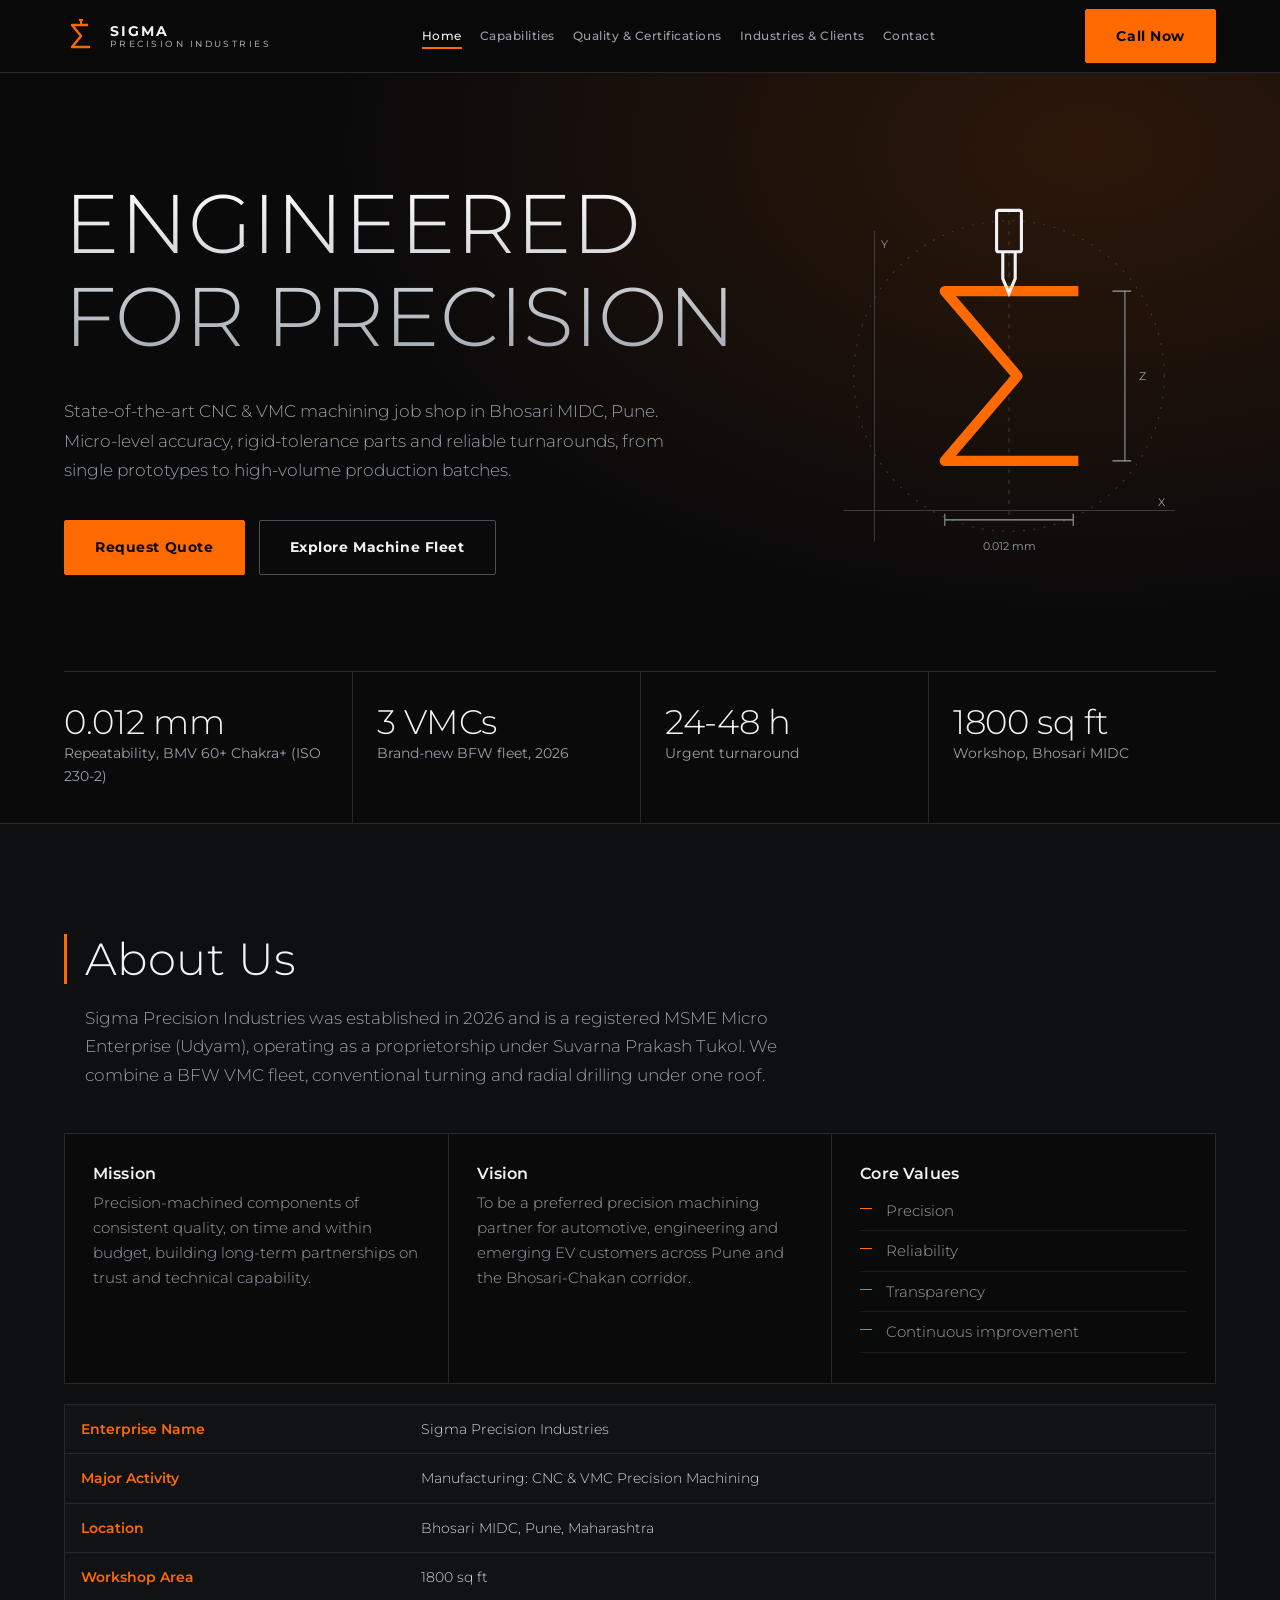
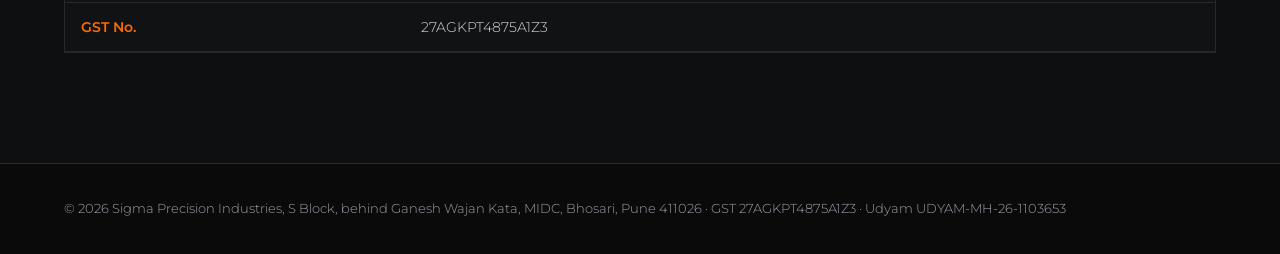
<file: index.html>
<!DOCTYPE html>
<html lang="en">
<head>
<meta charset="utf-8">
<meta name="viewport" content="width=device-width, initial-scale=1, viewport-fit=cover">
<title>Sigma Precision Industries | CNC &amp; VMC Machining, Bhosari MIDC, Pune</title>
<meta name="description" content="Precision CNC and VMC machining job shop in Bhosari MIDC, Pune. BFW VMC fleet, no minimum order, 24-48 hour urgent turnaround.">
<link rel="icon" href="data:image/svg+xml,%3Csvg xmlns='http://www.w3.org/2000/svg' viewBox='0 0 100 100'%3E%3Ctext y='.9em' font-size='90'%3E%E2%9A%99%EF%B8%8F%3C/text%3E%3C/svg%3E">
<link href="https://fonts.googleapis.com/css2?family=Montserrat:wght@300;400;500;600;700&display=swap" rel="stylesheet">
<link rel="stylesheet" href="style.css">
</head>
<body>
<header><div class="wrap nav">
<a href="index.html" class="logo" aria-label="Sigma Precision Industries">
<svg width="34" height="34" viewBox="0 0 34 34" fill="none" stroke="#ff6600" stroke-width="2.4" stroke-linejoin="round"><path d="M24 6H8l9 11-9 11h18"/><path d="M17 1v6M15 1h4" stroke-width="2"/></svg>
<span>SIGMA<small>PRECISION INDUSTRIES</small></span></a>
<button class="menu" aria-expanded="false" aria-controls="nav" onclick="var n=document.getElementById('nav');var o=n.classList.toggle('open');this.setAttribute('aria-expanded',o)">Menu</button>
<nav id="nav"><ul><li><a href="index.html" aria-current="page">Home</a></li><li><a href="capabilities.html">Capabilities</a></li><li><a href="quality.html">Quality &amp; Certifications</a></li><li><a href="industries.html">Industries &amp; Clients</a></li><li><a href="contact.html">Contact</a></li></ul></nav>
<a class="btn hide-m" href="tel:+919607188456">Call Now</a>
</div></header>
<main>
<section class="hero" id="home"><div class="wrap hg"><div class="copy">
<h1>ENGINEERED FOR PRECISION</h1>
<p>State-of-the-art CNC &amp; VMC machining job shop in Bhosari MIDC, Pune. Micro-level accuracy, rigid-tolerance parts and reliable turnarounds, from single prototypes to high-volume production batches.</p>
<div class="cta"><a class="btn" href="contact.html">Request Quote</a><a class="btn ghost" href="capabilities.html#fleet">Explore Machine Fleet</a></div>
</div><div class="pic"><svg viewBox="0 0 400 400" fill="none" role="img" aria-label="Sigma symbol with Z-axis spindle and dimension lines"><g stroke="#3a3d43" stroke-width="1"><path d="M40 330h320M70 360V60"/><path d="M200 40v300" stroke-dasharray="4 6"/><circle cx="200" cy="200" r="150" stroke-dasharray="2 8"/></g><path d="M262 118H138l70 82-70 82h124" stroke="#ff6a00" stroke-width="10" stroke-linejoin="round" stroke-linecap="square"/><g stroke="#f1f2f4" stroke-width="3"><rect x="188" y="40" width="24" height="40" rx="2"/><path d="M194 80v26l6 14 6-14V80"/></g><g stroke="#9aa0a8" stroke-width="1"><path d="M138 345v-12M262 345v-12M138 339h124"/><path d="M300 118h18M300 282h18M312 118v164"/></g><g fill="#9aa0a8" font-family="Montserrat,sans-serif" font-size="11"><text x="200" y="368" text-anchor="middle">0.012 mm</text><text x="326" y="204">Z</text><text x="344" y="326">X</text><text x="76" y="76">Y</text></g></svg></div></div><div class="wrap"><div class="bar"><div><span>0.012 mm</span>Repeatability, BMV 60+ Chakra+ (ISO 230-2)</div><div><span>3 VMCs</span>Brand-new BFW fleet, 2026</div><div><span>24-48 h</span>Urgent turnaround</div><div><span>1800 sq ft</span>Workshop, Bhosari MIDC</div></div>
</div></section>

<section id="about"><div class="wrap">
<h2>About Us</h2>
<p class="lead">Sigma Precision Industries was established in 2026 and is a registered MSME Micro Enterprise (Udyam), operating as a proprietorship under Suvarna Prakash Tukol. We combine a BFW VMC fleet, conventional turning and radial drilling under one roof.</p>
<div class="grid">
<div class="card"><h3>Mission</h3><p>Precision-machined components of consistent quality, on time and within budget, building long-term partnerships on trust and technical capability.</p></div>
<div class="card"><h3>Vision</h3><p>To be a preferred precision machining partner for automotive, engineering and emerging EV customers across Pune and the Bhosari-Chakan corridor.</p></div>
<div class="card"><h3>Core Values</h3><ul class="chk"><li>Precision</li><li>Reliability</li><li>Transparency</li><li>Continuous improvement</li></ul></div>
</div>
<div class="scroll" style="margin-top:20px"><table class="tbl">
<tr><th>Enterprise Name</th><td>Sigma Precision Industries</td></tr>
<tr><th>Major Activity</th><td>Manufacturing: CNC &amp; VMC Precision Machining</td></tr>
<tr><th>Location</th><td>Bhosari MIDC, Pune, Maharashtra</td></tr>
<tr><th>Workshop Area</th><td>1800 sq ft</td></tr>
<tr><th>GST No.</th><td>27AGKPT4875A1Z3</td></tr>
</table></div>
</div></section>
</main>
<footer><div class="wrap">© 2026 Sigma Precision Industries, S Block, behind Ganesh Wajan Kata, MIDC, Bhosari, Pune 411026 · GST 27AGKPT4875A1Z3 · Udyam UDYAM-MH-26-1103653</div></footer>
<script>
var qf=document.getElementById('qf');if(qf)qf.addEventListener('submit',function(ev){
ev.preventDefault();
var v=function(i){return document.getElementById(i).value};
var body='Name: '+v('n')+'\nCompany: '+v('c')+'\nEmail: '+v('e')+'\nPhone: '+v('p')+'\n\n'+v('m');
location.href='mailto:sigmaprecisionindustries@gmail.com?subject='+encodeURIComponent('Quote enquiry from '+v('n'))+'&body='+encodeURIComponent(body);
document.getElementById('s').textContent='Opening your email app. If nothing opens, email us directly.';
});
document.querySelectorAll('nav a').forEach(function(a){a.addEventListener('click',function(){document.getElementById('nav').classList.remove('open')})});
</script>
</body>
</html>
</file>
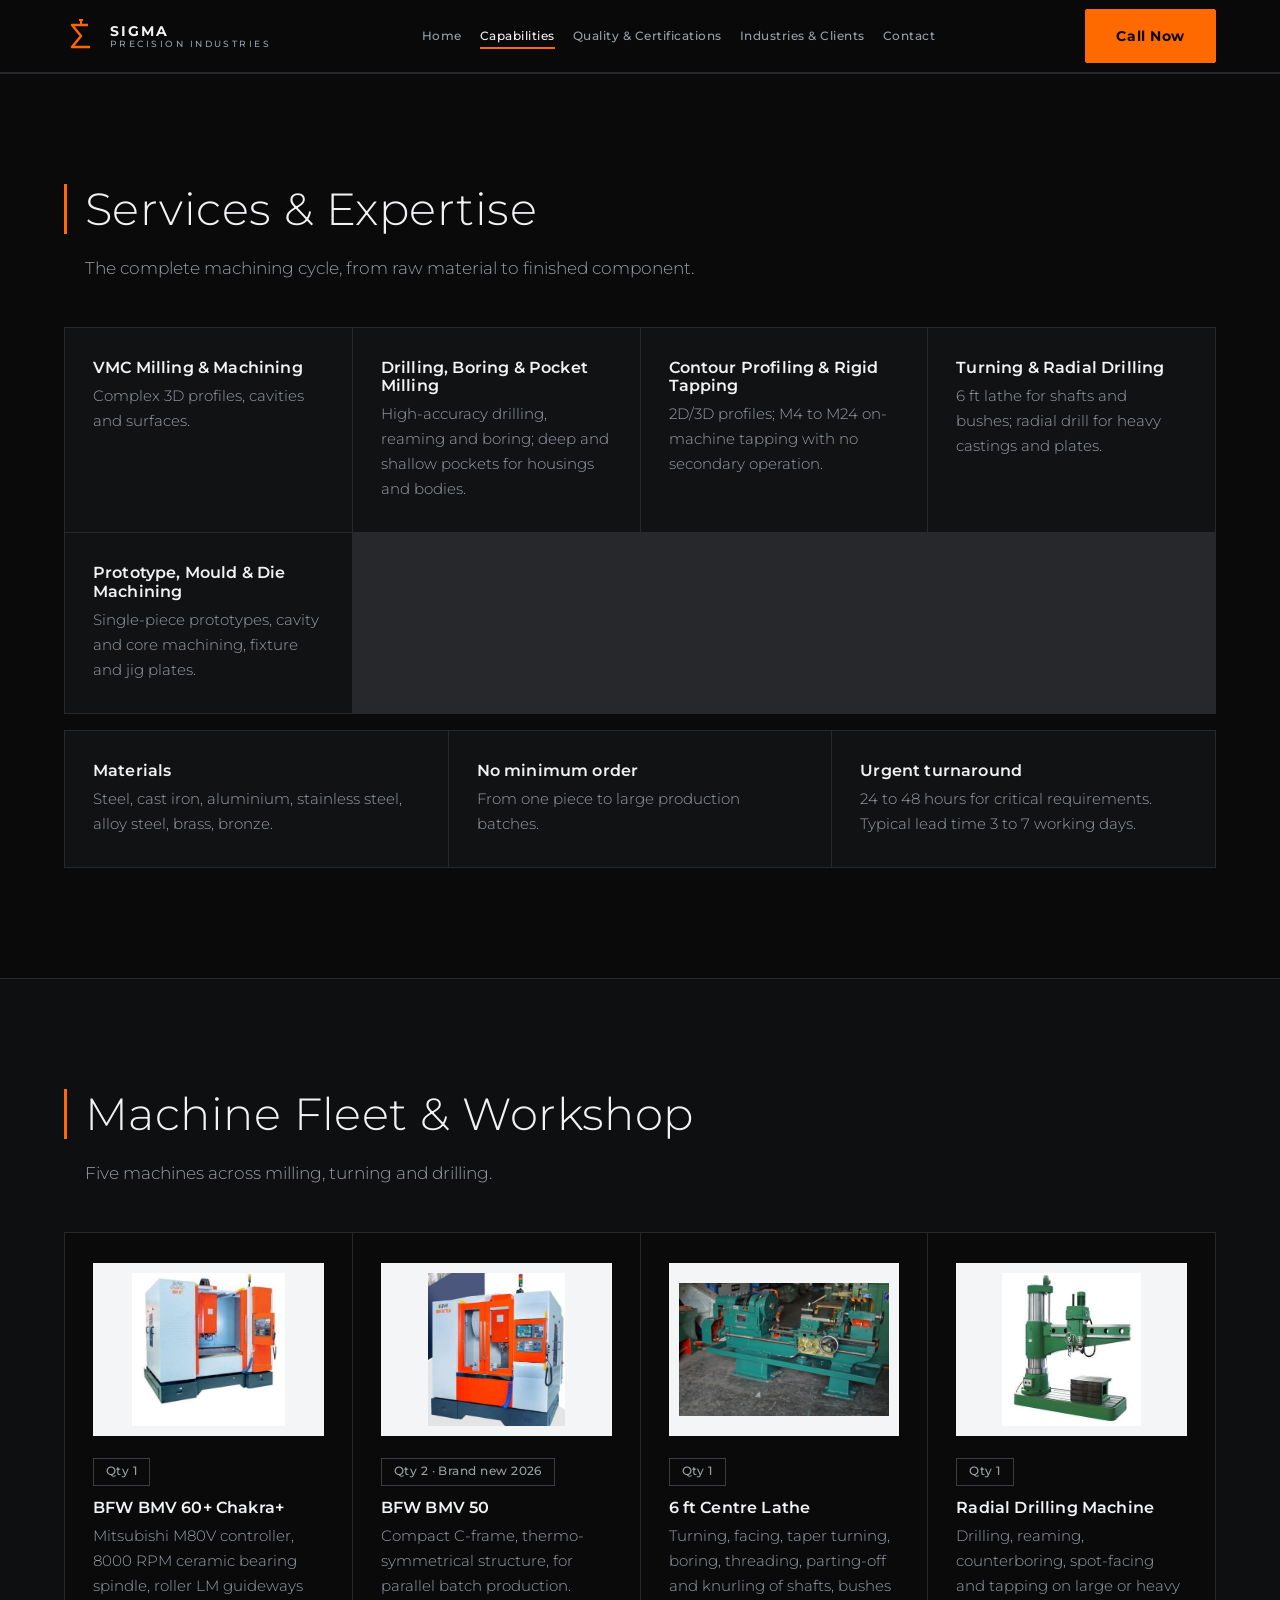
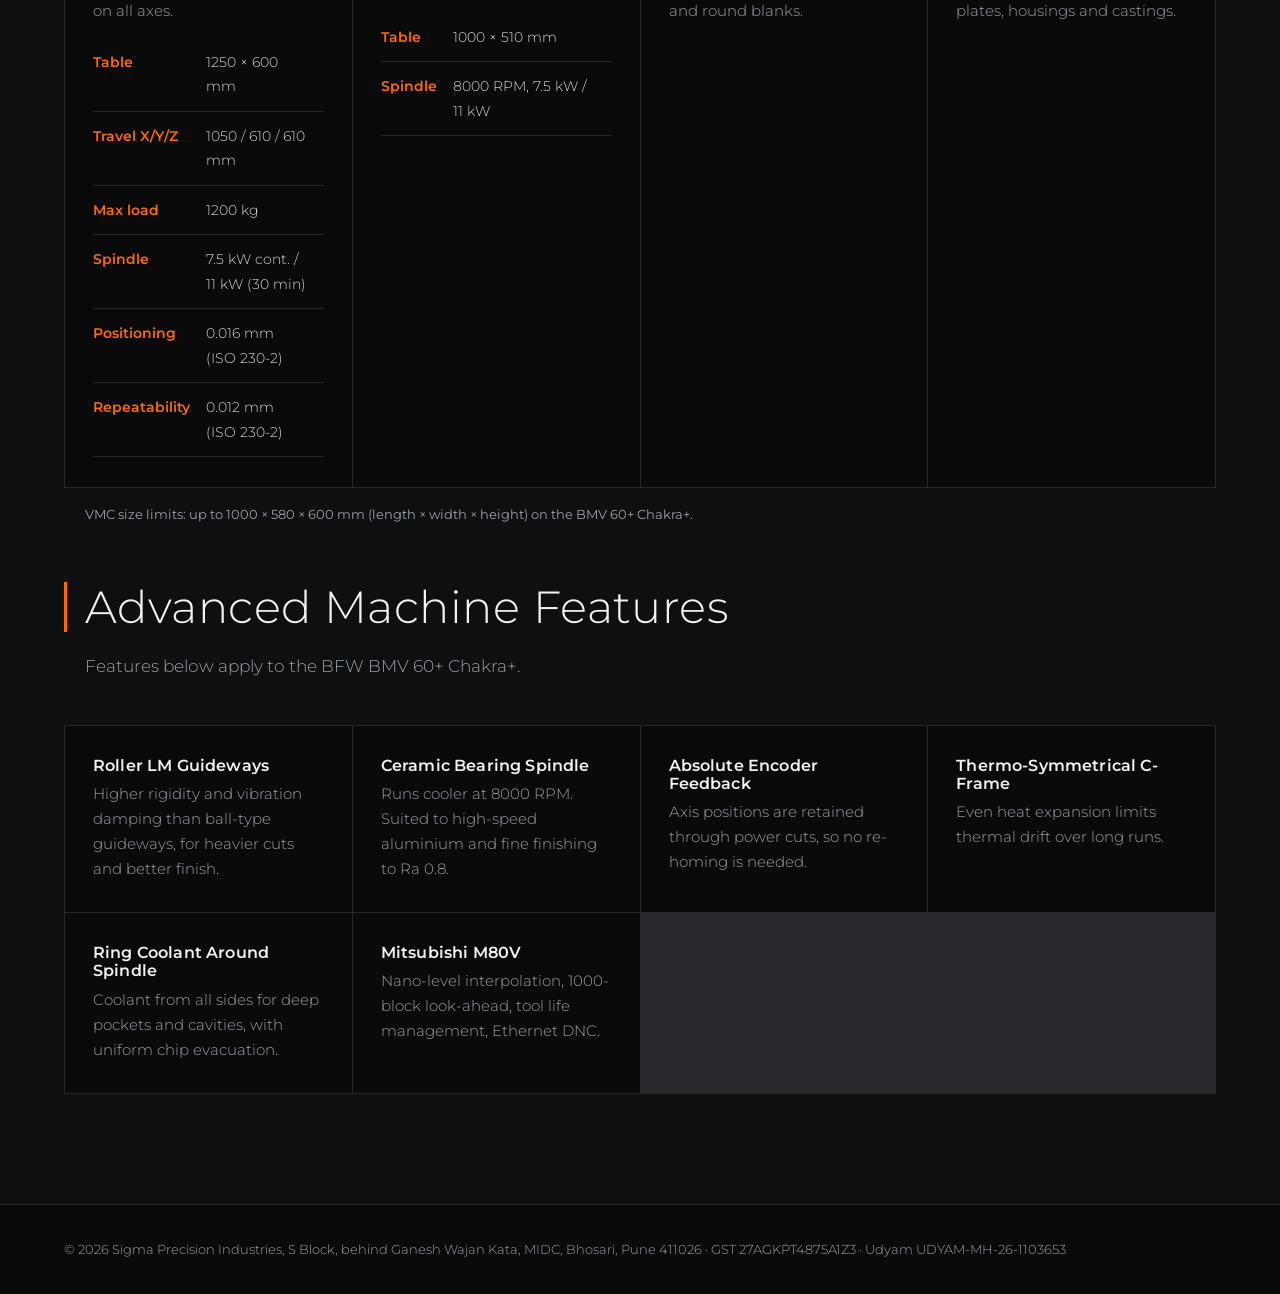
<file: capabilities.html>
<!DOCTYPE html>
<html lang="en">
<head>
<meta charset="utf-8">
<meta name="viewport" content="width=device-width, initial-scale=1, viewport-fit=cover">
<title>Capabilities &amp; Machine Fleet | Sigma Precision Industries</title>
<meta name="description" content="VMC milling, drilling, boring, tapping, turning and radial drilling. BFW BMV 60+ Chakra+ and BMV 50 machining centers.">
<link rel="icon" href="data:image/svg+xml,%3Csvg xmlns='http://www.w3.org/2000/svg' viewBox='0 0 100 100'%3E%3Ctext y='.9em' font-size='90'%3E%E2%9A%99%EF%B8%8F%3C/text%3E%3C/svg%3E">
<link href="https://fonts.googleapis.com/css2?family=Montserrat:wght@300;400;500;600;700&display=swap" rel="stylesheet">
<link rel="stylesheet" href="style.css">
</head>
<body>
<header><div class="wrap nav">
<a href="index.html" class="logo" aria-label="Sigma Precision Industries">
<svg width="34" height="34" viewBox="0 0 34 34" fill="none" stroke="#ff6600" stroke-width="2.4" stroke-linejoin="round"><path d="M24 6H8l9 11-9 11h18"/><path d="M17 1v6M15 1h4" stroke-width="2"/></svg>
<span>SIGMA<small>PRECISION INDUSTRIES</small></span></a>
<button class="menu" aria-expanded="false" aria-controls="nav" onclick="var n=document.getElementById('nav');var o=n.classList.toggle('open');this.setAttribute('aria-expanded',o)">Menu</button>
<nav id="nav"><ul><li><a href="index.html">Home</a></li><li><a href="capabilities.html" aria-current="page">Capabilities</a></li><li><a href="quality.html">Quality &amp; Certifications</a></li><li><a href="industries.html">Industries &amp; Clients</a></li><li><a href="contact.html">Contact</a></li></ul></nav>
<a class="btn hide-m" href="tel:+919607188456">Call Now</a>
</div></header>
<main>
<section id="services"><div class="wrap">
<h2>Services &amp; Expertise</h2>
<p class="lead">The complete machining cycle, from raw material to finished component.</p>
<div class="grid">
<div class="card"><h3>VMC Milling &amp; Machining</h3><p>Complex 3D profiles, cavities and surfaces.</p></div>
<div class="card"><h3>Drilling, Boring &amp; Pocket Milling</h3><p>High-accuracy drilling, reaming and boring; deep and shallow pockets for housings and bodies.</p></div>
<div class="card"><h3>Contour Profiling &amp; Rigid Tapping</h3><p>2D/3D profiles; M4 to M24 on-machine tapping with no secondary operation.</p></div>
<div class="card"><h3>Turning &amp; Radial Drilling</h3><p>6 ft lathe for shafts and bushes; radial drill for heavy castings and plates.</p></div>
<div class="card"><h3>Prototype, Mould &amp; Die Machining</h3><p>Single-piece prototypes, cavity and core machining, fixture and jig plates.</p></div>
</div>
<div class="grid" style="margin-top:16px">
<div class="card"><h3>Materials</h3><p>Steel, cast iron, aluminium, stainless steel, alloy steel, brass, bronze.</p></div>
<div class="card"><h3>No minimum order</h3><p>From one piece to large production batches.</p></div>
<div class="card"><h3>Urgent turnaround</h3><p>24 to 48 hours for critical requirements. Typical lead time 3 to 7 working days.</p></div>
</div>
</div></section>

<section id="fleet"><div class="wrap">
<h2>Machine Fleet &amp; Workshop</h2>
<p class="lead">Five machines across milling, turning and drilling.</p>
<div class="grid">
<article class="card"><img class="ph" alt="BFW BMV 60+ Chakra+ vertical machining center" src="assets/bmv-60-chakra.jpg"><span class="tag">Qty 1</span><h3>BFW BMV 60+ Chakra+</h3>
<p>Mitsubishi M80V controller, 8000 RPM ceramic bearing spindle, roller LM guideways on all axes.</p>
<table class="tbl"><tr><th>Table</th><td>1250 × 600 mm</td></tr><tr><th>Travel X/Y/Z</th><td>1050 / 610 / 610 mm</td></tr><tr><th>Max load</th><td>1200 kg</td></tr><tr><th>Spindle</th><td>7.5 kW cont. / 11 kW (30 min)</td></tr><tr><th>Positioning</th><td>0.016 mm (ISO 230-2)</td></tr><tr><th>Repeatability</th><td>0.012 mm (ISO 230-2)</td></tr></table></article>
<article class="card"><img class="ph" alt="BFW BMV 50 vertical machining center" src="assets/bmv-50.jpg"><span class="tag">Qty 2 · Brand new 2026</span><h3>BFW BMV 50</h3>
<p>Compact C-frame, thermo-symmetrical structure, for parallel batch production.</p>
<table class="tbl"><tr><th>Table</th><td>1000 × 510 mm</td></tr><tr><th>Spindle</th><td>8000 RPM, 7.5 kW / 11 kW</td></tr></table></article>
<article class="card"><img class="ph" alt="6 ft centre lathe" src="assets/lathe-6ft.jpg"><span class="tag">Qty 1</span><h3>6 ft Centre Lathe</h3>
<p>Turning, facing, taper turning, boring, threading, parting-off and knurling of shafts, bushes and round blanks.</p></article>
<article class="card"><img class="ph" alt="Radial drilling machine" src="assets/radial-drill.jpg"><span class="tag">Qty 1</span><h3>Radial Drilling Machine</h3>
<p>Drilling, reaming, counterboring, spot-facing and tapping on large or heavy plates, housings and castings.</p></article>
</div>
<p class="note">VMC size limits: up to 1000 × 580 × 600 mm (length × width × height) on the BMV 60+ Chakra+.</p>

<h2 style="margin-top:56px">Advanced Machine Features</h2>
<p class="lead">Features below apply to the BFW BMV 60+ Chakra+.</p>
<div class="grid">
<div class="card"><h3>Roller LM Guideways</h3><p>Higher rigidity and vibration damping than ball-type guideways, for heavier cuts and better finish.</p></div>
<div class="card"><h3>Ceramic Bearing Spindle</h3><p>Runs cooler at 8000 RPM. Suited to high-speed aluminium and fine finishing to Ra 0.8.</p></div>
<div class="card"><h3>Absolute Encoder Feedback</h3><p>Axis positions are retained through power cuts, so no re-homing is needed.</p></div>
<div class="card"><h3>Thermo-Symmetrical C-Frame</h3><p>Even heat expansion limits thermal drift over long runs.</p></div>
<div class="card"><h3>Ring Coolant Around Spindle</h3><p>Coolant from all sides for deep pockets and cavities, with uniform chip evacuation.</p></div>
<div class="card"><h3>Mitsubishi M80V</h3><p>Nano-level interpolation, 1000-block look-ahead, tool life management, Ethernet DNC.</p></div>
</div>
</div></section>
</main>
<footer><div class="wrap">© 2026 Sigma Precision Industries, S Block, behind Ganesh Wajan Kata, MIDC, Bhosari, Pune 411026 · GST 27AGKPT4875A1Z3 · Udyam UDYAM-MH-26-1103653</div></footer>
<script>
var qf=document.getElementById('qf');if(qf)qf.addEventListener('submit',function(ev){
ev.preventDefault();
var v=function(i){return document.getElementById(i).value};
var body='Name: '+v('n')+'\nCompany: '+v('c')+'\nEmail: '+v('e')+'\nPhone: '+v('p')+'\n\n'+v('m');
location.href='mailto:sigmaprecisionindustries@gmail.com?subject='+encodeURIComponent('Quote enquiry from '+v('n'))+'&body='+encodeURIComponent(body);
document.getElementById('s').textContent='Opening your email app. If nothing opens, email us directly.';
});
document.querySelectorAll('nav a').forEach(function(a){a.addEventListener('click',function(){document.getElementById('nav').classList.remove('open')})});
</script>
</body>
</html>
</file>
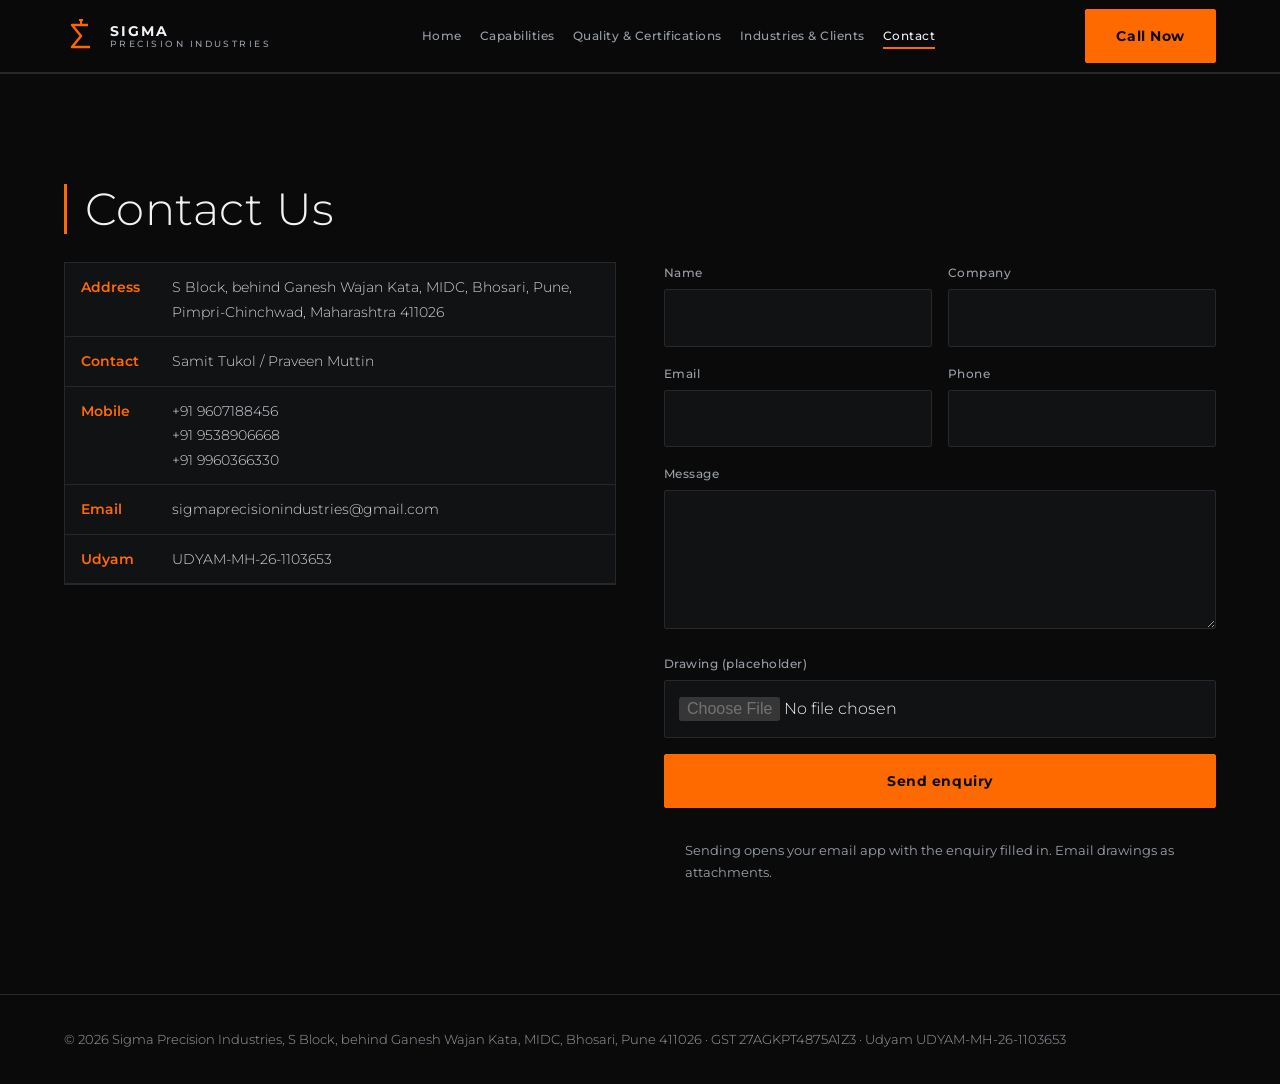
<file: contact.html>
<!DOCTYPE html>
<html lang="en">
<head>
<meta charset="utf-8">
<meta name="viewport" content="width=device-width, initial-scale=1, viewport-fit=cover">
<title>Contact &amp; Request a Quote | Sigma Precision Industries</title>
<meta name="description" content="Contact Sigma Precision Industries, Bhosari MIDC, Pune. Request a quote for CNC and VMC machining.">
<link rel="icon" href="data:image/svg+xml,%3Csvg xmlns='http://www.w3.org/2000/svg' viewBox='0 0 100 100'%3E%3Ctext y='.9em' font-size='90'%3E%E2%9A%99%EF%B8%8F%3C/text%3E%3C/svg%3E">
<link href="https://fonts.googleapis.com/css2?family=Montserrat:wght@300;400;500;600;700&display=swap" rel="stylesheet">
<link rel="stylesheet" href="style.css">
</head>
<body>
<header><div class="wrap nav">
<a href="index.html" class="logo" aria-label="Sigma Precision Industries">
<svg width="34" height="34" viewBox="0 0 34 34" fill="none" stroke="#ff6600" stroke-width="2.4" stroke-linejoin="round"><path d="M24 6H8l9 11-9 11h18"/><path d="M17 1v6M15 1h4" stroke-width="2"/></svg>
<span>SIGMA<small>PRECISION INDUSTRIES</small></span></a>
<button class="menu" aria-expanded="false" aria-controls="nav" onclick="var n=document.getElementById('nav');var o=n.classList.toggle('open');this.setAttribute('aria-expanded',o)">Menu</button>
<nav id="nav"><ul><li><a href="index.html">Home</a></li><li><a href="capabilities.html">Capabilities</a></li><li><a href="quality.html">Quality &amp; Certifications</a></li><li><a href="industries.html">Industries &amp; Clients</a></li><li><a href="contact.html" aria-current="page">Contact</a></li></ul></nav>
<a class="btn hide-m" href="tel:+919607188456">Call Now</a>
</div></header>
<main>
<section id="contact"><div class="wrap">
<h2>Contact Us</h2>
<div class="two">
<div>
<div class="scroll"><table class="tbl">
<tr><th>Address</th><td>S Block, behind Ganesh Wajan Kata, MIDC, Bhosari, Pune, Pimpri-Chinchwad, Maharashtra 411026</td></tr>
<tr><th>Contact</th><td>Samit Tukol / Praveen Muttin</td></tr>
<tr><th>Mobile</th><td><a href="tel:+919607188456">+91 9607188456</a><br><a href="tel:+919538906668">+91 9538906668</a><br><a href="tel:+919960366330">+91 9960366330</a></td></tr>
<tr><th>Email</th><td><a href="mailto:sigmaprecisionindustries@gmail.com">sigmaprecisionindustries@gmail.com</a></td></tr>
<tr><th>Udyam</th><td>UDYAM-MH-26-1103653</td></tr>
</table></div></div>
<form id="qf">
<div class="row"><div><label for="n">Name</label><input id="n" required></div><div><label for="c">Company</label><input id="c"></div></div>
<div class="row"><div><label for="e">Email</label><input id="e" type="email" required></div><div><label for="p">Phone</label><input id="p" type="tel"></div></div>
<div><label for="m">Message</label><textarea id="m" rows="4" required></textarea></div>
<div><label for="f">Drawing (placeholder)</label><input id="f" type="file" disabled></div>
<button class="btn" type="submit">Send enquiry</button>
<p class="note" id="s">Sending opens your email app with the enquiry filled in. Email drawings as attachments.</p>
</form>
</div>
</div></section>
</main>
<footer><div class="wrap">© 2026 Sigma Precision Industries, S Block, behind Ganesh Wajan Kata, MIDC, Bhosari, Pune 411026 · GST 27AGKPT4875A1Z3 · Udyam UDYAM-MH-26-1103653</div></footer>
<script>
var qf=document.getElementById('qf');if(qf)qf.addEventListener('submit',function(ev){
ev.preventDefault();
var v=function(i){return document.getElementById(i).value};
var body='Name: '+v('n')+'\nCompany: '+v('c')+'\nEmail: '+v('e')+'\nPhone: '+v('p')+'\n\n'+v('m');
location.href='mailto:sigmaprecisionindustries@gmail.com?subject='+encodeURIComponent('Quote enquiry from '+v('n'))+'&body='+encodeURIComponent(body);
document.getElementById('s').textContent='Opening your email app. If nothing opens, email us directly.';
});
document.querySelectorAll('nav a').forEach(function(a){a.addEventListener('click',function(){document.getElementById('nav').classList.remove('open')})});
</script>
</body>
</html>
</file>
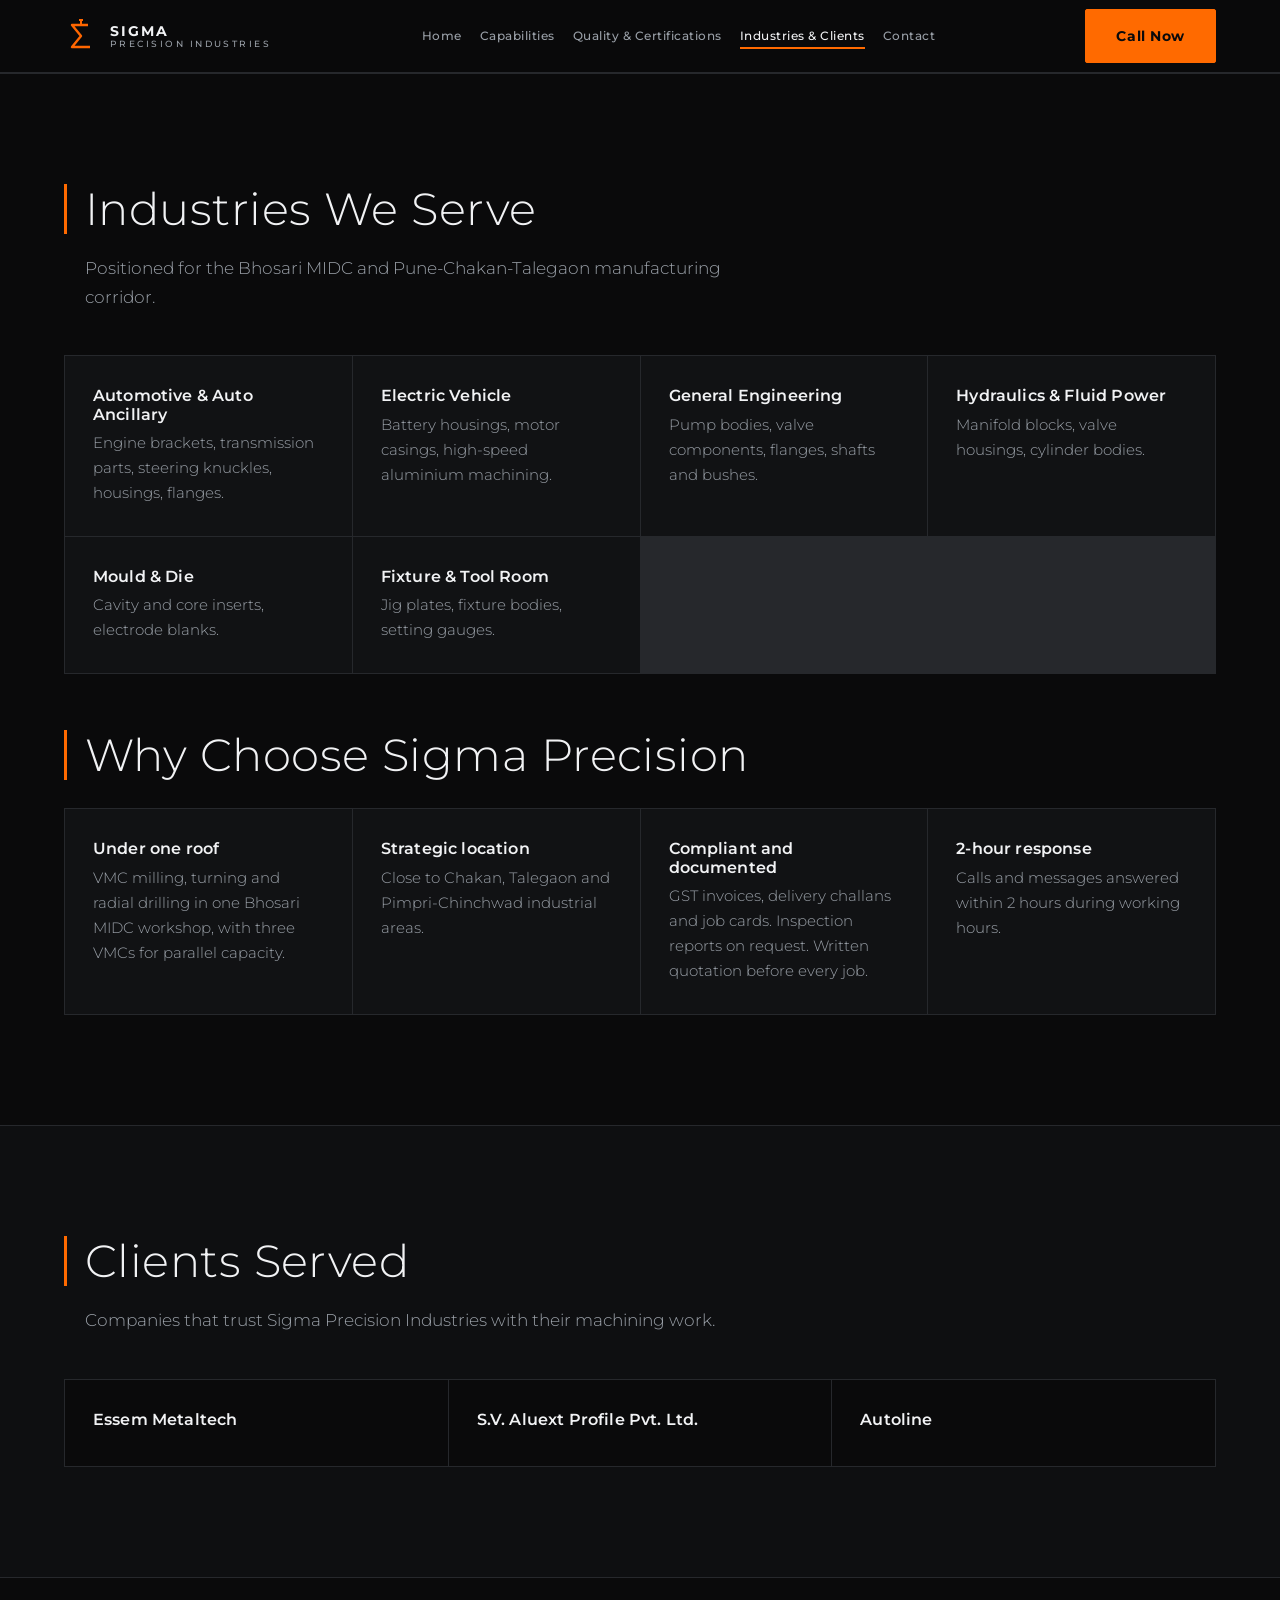
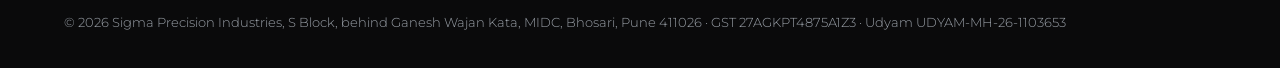
<file: industries.html>
<!DOCTYPE html>
<html lang="en">
<head>
<meta charset="utf-8">
<meta name="viewport" content="width=device-width, initial-scale=1, viewport-fit=cover">
<title>Industries &amp; Clients | Sigma Precision Industries</title>
<meta name="description" content="Automotive, EV, hydraulics, mould and die, fixture and general engineering machining in the Pune-Chakan corridor.">
<link rel="icon" href="data:image/svg+xml,%3Csvg xmlns='http://www.w3.org/2000/svg' viewBox='0 0 100 100'%3E%3Ctext y='.9em' font-size='90'%3E%E2%9A%99%EF%B8%8F%3C/text%3E%3C/svg%3E">
<link href="https://fonts.googleapis.com/css2?family=Montserrat:wght@300;400;500;600;700&display=swap" rel="stylesheet">
<link rel="stylesheet" href="style.css">
</head>
<body>
<header><div class="wrap nav">
<a href="index.html" class="logo" aria-label="Sigma Precision Industries">
<svg width="34" height="34" viewBox="0 0 34 34" fill="none" stroke="#ff6600" stroke-width="2.4" stroke-linejoin="round"><path d="M24 6H8l9 11-9 11h18"/><path d="M17 1v6M15 1h4" stroke-width="2"/></svg>
<span>SIGMA<small>PRECISION INDUSTRIES</small></span></a>
<button class="menu" aria-expanded="false" aria-controls="nav" onclick="var n=document.getElementById('nav');var o=n.classList.toggle('open');this.setAttribute('aria-expanded',o)">Menu</button>
<nav id="nav"><ul><li><a href="index.html">Home</a></li><li><a href="capabilities.html">Capabilities</a></li><li><a href="quality.html">Quality &amp; Certifications</a></li><li><a href="industries.html" aria-current="page">Industries &amp; Clients</a></li><li><a href="contact.html">Contact</a></li></ul></nav>
<a class="btn hide-m" href="tel:+919607188456">Call Now</a>
</div></header>
<main>
<section id="industries"><div class="wrap">
<h2>Industries We Serve</h2>
<p class="lead">Positioned for the Bhosari MIDC and Pune-Chakan-Talegaon manufacturing corridor.</p>
<div class="grid">
<div class="card"><h3>Automotive &amp; Auto Ancillary</h3><p>Engine brackets, transmission parts, steering knuckles, housings, flanges.</p></div>
<div class="card"><h3>Electric Vehicle</h3><p>Battery housings, motor casings, high-speed aluminium machining.</p></div>
<div class="card"><h3>General Engineering</h3><p>Pump bodies, valve components, flanges, shafts and bushes.</p></div>
<div class="card"><h3>Hydraulics &amp; Fluid Power</h3><p>Manifold blocks, valve housings, cylinder bodies.</p></div>
<div class="card"><h3>Mould &amp; Die</h3><p>Cavity and core inserts, electrode blanks.</p></div>
<div class="card"><h3>Fixture &amp; Tool Room</h3><p>Jig plates, fixture bodies, setting gauges.</p></div>
</div>

<h2 style="margin-top:56px">Why Choose Sigma Precision</h2>
<div class="grid">
<div class="card"><h3>Under one roof</h3><p>VMC milling, turning and radial drilling in one Bhosari MIDC workshop, with three VMCs for parallel capacity.</p></div>
<div class="card"><h3>Strategic location</h3><p>Close to Chakan, Talegaon and Pimpri-Chinchwad industrial areas.</p></div>
<div class="card"><h3>Compliant and documented</h3><p>GST invoices, delivery challans and job cards. Inspection reports on request. Written quotation before every job.</p></div>
<div class="card"><h3>2-hour response</h3><p>Calls and messages answered within 2 hours during working hours.</p></div>
</div>
</div></section>

<section id="clients"><div class="wrap">
<h2>Clients Served</h2>
<p class="lead">Companies that trust Sigma Precision Industries with their machining work.</p>
<div class="grid">
<div class="card"><h3>Essem Metaltech</h3></div>
<div class="card"><h3>S.V. Aluext Profile Pvt. Ltd.</h3></div>
<div class="card"><h3>Autoline</h3></div>
</div>
</div></section>
</main>
<footer><div class="wrap">© 2026 Sigma Precision Industries, S Block, behind Ganesh Wajan Kata, MIDC, Bhosari, Pune 411026 · GST 27AGKPT4875A1Z3 · Udyam UDYAM-MH-26-1103653</div></footer>
<script>
var qf=document.getElementById('qf');if(qf)qf.addEventListener('submit',function(ev){
ev.preventDefault();
var v=function(i){return document.getElementById(i).value};
var body='Name: '+v('n')+'\nCompany: '+v('c')+'\nEmail: '+v('e')+'\nPhone: '+v('p')+'\n\n'+v('m');
location.href='mailto:sigmaprecisionindustries@gmail.com?subject='+encodeURIComponent('Quote enquiry from '+v('n'))+'&body='+encodeURIComponent(body);
document.getElementById('s').textContent='Opening your email app. If nothing opens, email us directly.';
});
document.querySelectorAll('nav a').forEach(function(a){a.addEventListener('click',function(){document.getElementById('nav').classList.remove('open')})});
</script>
</body>
</html>
</file>
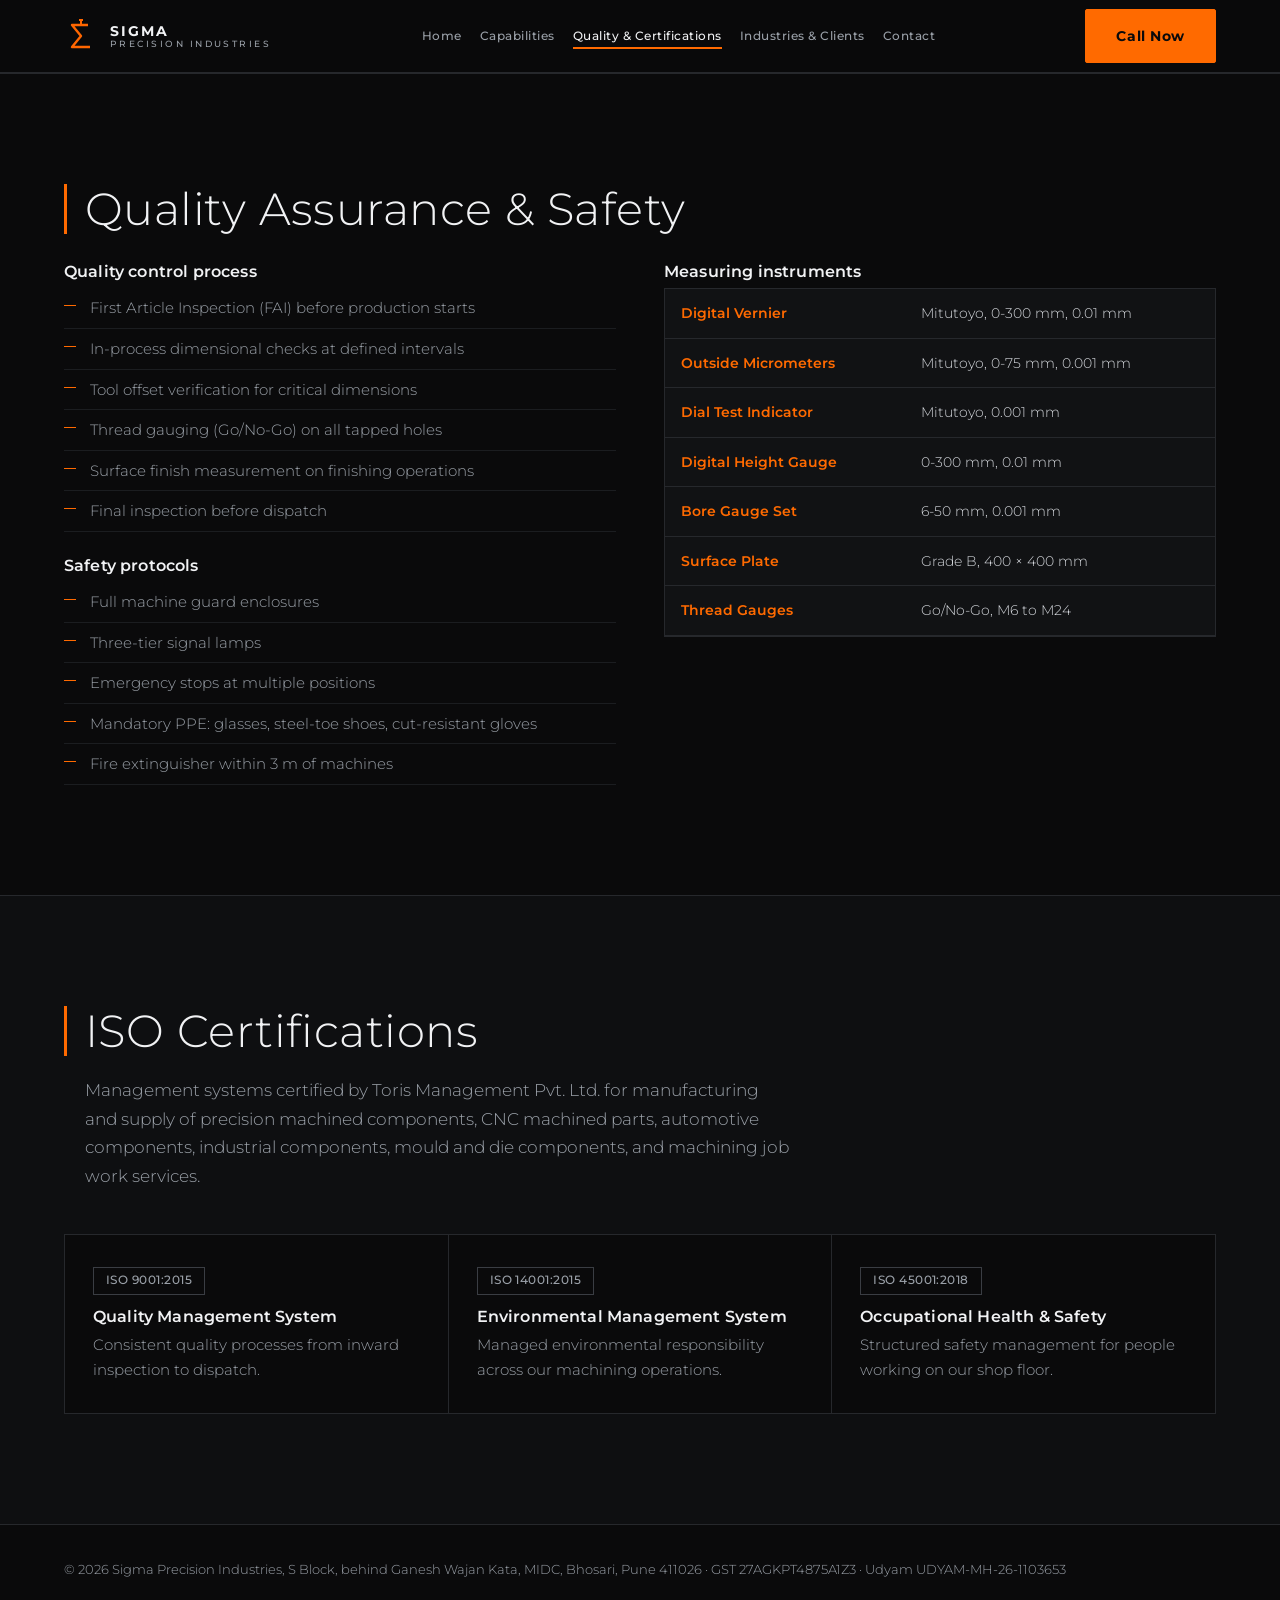
<file: quality.html>
<!DOCTYPE html>
<html lang="en">
<head>
<meta charset="utf-8">
<meta name="viewport" content="width=device-width, initial-scale=1, viewport-fit=cover">
<title>Quality &amp; Certifications | Sigma Precision Industries</title>
<meta name="description" content="Quality control process, measuring instruments, safety protocols and ISO 9001, 14001, 45001 certifications.">
<link rel="icon" href="data:image/svg+xml,%3Csvg xmlns='http://www.w3.org/2000/svg' viewBox='0 0 100 100'%3E%3Ctext y='.9em' font-size='90'%3E%E2%9A%99%EF%B8%8F%3C/text%3E%3C/svg%3E">
<link href="https://fonts.googleapis.com/css2?family=Montserrat:wght@300;400;500;600;700&display=swap" rel="stylesheet">
<link rel="stylesheet" href="style.css">
</head>
<body>
<header><div class="wrap nav">
<a href="index.html" class="logo" aria-label="Sigma Precision Industries">
<svg width="34" height="34" viewBox="0 0 34 34" fill="none" stroke="#ff6600" stroke-width="2.4" stroke-linejoin="round"><path d="M24 6H8l9 11-9 11h18"/><path d="M17 1v6M15 1h4" stroke-width="2"/></svg>
<span>SIGMA<small>PRECISION INDUSTRIES</small></span></a>
<button class="menu" aria-expanded="false" aria-controls="nav" onclick="var n=document.getElementById('nav');var o=n.classList.toggle('open');this.setAttribute('aria-expanded',o)">Menu</button>
<nav id="nav"><ul><li><a href="index.html">Home</a></li><li><a href="capabilities.html">Capabilities</a></li><li><a href="quality.html" aria-current="page">Quality &amp; Certifications</a></li><li><a href="industries.html">Industries &amp; Clients</a></li><li><a href="contact.html">Contact</a></li></ul></nav>
<a class="btn hide-m" href="tel:+919607188456">Call Now</a>
</div></header>
<main>
<section id="quality"><div class="wrap">
<h2>Quality Assurance &amp; Safety</h2>
<div class="two">
<div><h3>Quality control process</h3><ul class="chk"><li>First Article Inspection (FAI) before production starts</li><li>In-process dimensional checks at defined intervals</li><li>Tool offset verification for critical dimensions</li><li>Thread gauging (Go/No-Go) on all tapped holes</li><li>Surface finish measurement on finishing operations</li><li>Final inspection before dispatch</li></ul>
<h3 style="margin-top:24px">Safety protocols</h3><ul class="chk"><li>Full machine guard enclosures</li><li>Three-tier signal lamps</li><li>Emergency stops at multiple positions</li><li>Mandatory PPE: glasses, steel-toe shoes, cut-resistant gloves</li><li>Fire extinguisher within 3 m of machines</li></ul></div>
<div><h3>Measuring instruments</h3><div class="scroll" style="margin-top:8px"><table class="tbl">
<tr><th>Digital Vernier</th><td>Mitutoyo, 0-300 mm, 0.01 mm</td></tr>
<tr><th>Outside Micrometers</th><td>Mitutoyo, 0-75 mm, 0.001 mm</td></tr>
<tr><th>Dial Test Indicator</th><td>Mitutoyo, 0.001 mm</td></tr>
<tr><th>Digital Height Gauge</th><td>0-300 mm, 0.01 mm</td></tr>
<tr><th>Bore Gauge Set</th><td>6-50 mm, 0.001 mm</td></tr>
<tr><th>Surface Plate</th><td>Grade B, 400 × 400 mm</td></tr>
<tr><th>Thread Gauges</th><td>Go/No-Go, M6 to M24</td></tr></table></div></div>
</div>
</div></section>

<section id="certifications"><div class="wrap">
<h2>ISO Certifications</h2>
<p class="lead">Management systems certified by Toris Management Pvt. Ltd. for manufacturing and supply of precision machined components, CNC machined parts, automotive components, industrial components, mould and die components, and machining job work services.</p>
<div class="grid">
<div class="card"><span class="tag">ISO 9001:2015</span><h3>Quality Management System</h3><p>Consistent quality processes from inward inspection to dispatch.</p></div>
<div class="card"><span class="tag">ISO 14001:2015</span><h3>Environmental Management System</h3><p>Managed environmental responsibility across our machining operations.</p></div>
<div class="card"><span class="tag">ISO 45001:2018</span><h3>Occupational Health &amp; Safety</h3><p>Structured safety management for people working on our shop floor.</p></div>
</div>
</div></section>
</main>
<footer><div class="wrap">© 2026 Sigma Precision Industries, S Block, behind Ganesh Wajan Kata, MIDC, Bhosari, Pune 411026 · GST 27AGKPT4875A1Z3 · Udyam UDYAM-MH-26-1103653</div></footer>
<script>
var qf=document.getElementById('qf');if(qf)qf.addEventListener('submit',function(ev){
ev.preventDefault();
var v=function(i){return document.getElementById(i).value};
var body='Name: '+v('n')+'\nCompany: '+v('c')+'\nEmail: '+v('e')+'\nPhone: '+v('p')+'\n\n'+v('m');
location.href='mailto:sigmaprecisionindustries@gmail.com?subject='+encodeURIComponent('Quote enquiry from '+v('n'))+'&body='+encodeURIComponent(body);
document.getElementById('s').textContent='Opening your email app. If nothing opens, email us directly.';
});
document.querySelectorAll('nav a').forEach(function(a){a.addEventListener('click',function(){document.getElementById('nav').classList.remove('open')})});
</script>
</body>
</html>
</file>
<file: style.css>
:root{--bg:#0a0a0b;--panel:#111214;--alt:#0e0f11;--line:#26282c;--tx:#f1f2f4;--mute:#9aa0a8;--or:#ff6a00;color-scheme:dark;box-sizing:border-box;padding-top:env(safe-area-inset-top,0px);padding-bottom:env(safe-area-inset-bottom,0px)}
*,*::before,*::after{box-sizing:inherit}
html{scroll-behavior:smooth;scroll-padding-top:calc(72px + env(safe-area-inset-top,0px))}
body{margin:0;background:var(--bg);color:var(--tx);font-family:Montserrat,Inter,Roboto,system-ui,sans-serif;line-height:1.7;font-size:16px;-webkit-font-smoothing:antialiased}
a{color:inherit;text-decoration:none}
:focus-visible{outline:2px solid var(--or);outline-offset:3px}
.wrap{max-width:1200px;margin:0 auto;padding:0 24px}
section{padding:110px 0;border-top:1px solid var(--line)}
section:nth-of-type(even){background:var(--alt)}
h1,h2,h3{line-height:1.12;margin:0}
h2{font-size:clamp(1.8rem,4vw,2.8rem);font-weight:300;letter-spacing:.01em;margin-bottom:28px;padding-left:18px;border-left:3px solid var(--or)}
h3{font-size:1.02rem;font-weight:600;margin-bottom:8px;letter-spacing:.01em}
.lead{color:var(--mute);max-width:64ch;margin:-8px 0 44px 21px;font-weight:300;font-size:1.05rem}
header{position:sticky;top:env(safe-area-inset-top,0px);z-index:10;background:rgba(10,10,11,.85);backdrop-filter:blur(14px);border-bottom:1px solid var(--line)}
.nav{display:flex;align-items:center;justify-content:space-between;gap:16px;height:72px}
.logo{display:flex;align-items:center;gap:12px;font-weight:700;letter-spacing:.14em;font-size:.88rem;line-height:1.15}
.logo small{display:block;color:var(--mute);font-weight:500;letter-spacing:.28em;font-size:.55rem}
.logo svg{flex:none}
nav ul{display:flex;gap:18px;list-style:none;margin:0;padding:0;font-size:.78rem;font-weight:500;color:var(--mute);letter-spacing:.04em}
nav a:hover{color:var(--tx)}
.btn{display:inline-block;background:var(--or);color:#0a0a0b;font:inherit;font-weight:700;font-size:.9rem;padding:14px 30px;border-radius:2px;border:1px solid var(--or);cursor:pointer;letter-spacing:.04em;transition:background .2s,color .2s}
.btn:hover{background:transparent;color:var(--or)}
.btn.ghost{background:transparent;color:var(--tx);border-color:#4a4d53}
.btn.ghost:hover{border-color:var(--tx);color:var(--tx)}
.menu{display:none;background:none;border:1px solid var(--line);color:var(--tx);border-radius:2px;padding:8px 14px;font:inherit}
@media(max-width:980px){.menu{display:block}nav{display:none;position:absolute;top:72px;left:0;right:0;background:var(--panel);border-bottom:1px solid var(--line);padding:16px 24px}nav.open{display:block}nav ul{flex-direction:column;gap:16px}.hide-m{display:none}}
.hero{padding:96px 0 0;border:0;background:radial-gradient(ellipse at 85% 10%,rgba(255,106,0,.14),transparent 50%),var(--bg)}
.hg{display:grid;gap:48px;grid-template-columns:1.25fr .75fr;align-items:center}
@media(max-width:860px){.hg{grid-template-columns:1fr}.hero{padding-top:56px}}
.hero h1{font-size:clamp(1.9rem,9vw,5.2rem);font-weight:300;letter-spacing:0;max-width:none;padding:0 .05em .08em 0;overflow-wrap:break-word;background:linear-gradient(180deg,#fff,#9ea4ad);-webkit-background-clip:text;background-clip:text;color:transparent}
.hero p{color:var(--mute);max-width:56ch;font-size:1.08rem;font-weight:300;margin:26px 0 36px}
.cta{display:flex;gap:14px;flex-wrap:wrap}
.pic{display:grid;place-items:center}.pic svg{width:100%;max-width:420px;height:auto}
.bar{display:grid;grid-template-columns:repeat(auto-fit,minmax(200px,1fr));margin-top:88px;border-top:1px solid var(--line)}
.bar div{padding:30px 24px 34px 0;color:var(--mute);font-size:.85rem;font-weight:400}
.bar div+div{padding-left:24px;border-left:1px solid var(--line)}
.bar span{color:var(--tx);display:block;font-size:2.1rem;font-weight:300;letter-spacing:-.01em;line-height:1.2}
.grid{display:grid;gap:1px;grid-template-columns:repeat(auto-fit,minmax(260px,1fr));background:var(--line);border:1px solid var(--line)}
.card{background:var(--panel);padding:30px 28px;transition:background .2s,box-shadow .2s}
.card:hover{background:#17181b;box-shadow:inset 0 2px 0 var(--or)}
section:nth-of-type(even) .card{background:var(--bg)}
section:nth-of-type(even) .card:hover{background:#17181b}
.card p{margin:0;color:var(--mute);font-size:.92rem;font-weight:300}
.tbl{width:100%;border-collapse:collapse;font-size:.9rem}
.tbl th,.tbl td{text-align:left;padding:12px 16px;border-bottom:1px solid var(--line);vertical-align:top}
.tbl th{color:var(--or);font-weight:600;white-space:nowrap}
.tbl td{color:#d3d6db;font-weight:300}
.card .tbl{margin-top:14px}.card .tbl th,.card .tbl td{padding-left:0}
.scroll{overflow-x:auto;border:1px solid var(--line);background:var(--panel)}
.two{display:grid;gap:48px;grid-template-columns:repeat(auto-fit,minmax(300px,1fr))}
img.ph{width:100%;aspect-ratio:4/3;object-fit:contain;background:#f4f5f7;padding:10px;display:block;margin-bottom:20px}
.tag{display:inline-block;border:1px solid #3a3d43;color:var(--mute);font-size:.72rem;font-weight:500;padding:3px 12px;margin-bottom:12px;letter-spacing:.04em}
ul.chk{list-style:none;padding:0;margin:0}
ul.chk li{padding:7px 0 7px 26px;position:relative;color:var(--mute);font-size:.94rem;font-weight:300;border-bottom:1px solid #1b1d20}
ul.chk li::before{content:"";position:absolute;left:0;top:17px;width:12px;height:1px;background:var(--or)}
.note{font-size:.8rem;color:var(--mute);margin:16px 0 0 21px}
form{display:grid;gap:16px}
input,textarea{width:100%;background:var(--panel);border:1px solid var(--line);border-radius:2px;color:var(--tx);padding:14px;font:inherit;font-weight:300}
input:focus,textarea:focus{border-color:var(--or);outline:none}
label{font-size:.78rem;font-weight:500;color:var(--mute);display:block;margin-bottom:6px;letter-spacing:.04em}
.row{display:grid;gap:16px;grid-template-columns:repeat(auto-fit,minmax(200px,1fr))}
footer{border-top:1px solid var(--line);padding:34px 0;color:var(--mute);font-size:.8rem;font-weight:300}
@media(prefers-reduced-motion:reduce){*{transition:none!important;scroll-behavior:auto!important}}
nav a[aria-current]{color:var(--tx);box-shadow:0 2px 0 var(--or);padding-bottom:4px}
</file>
